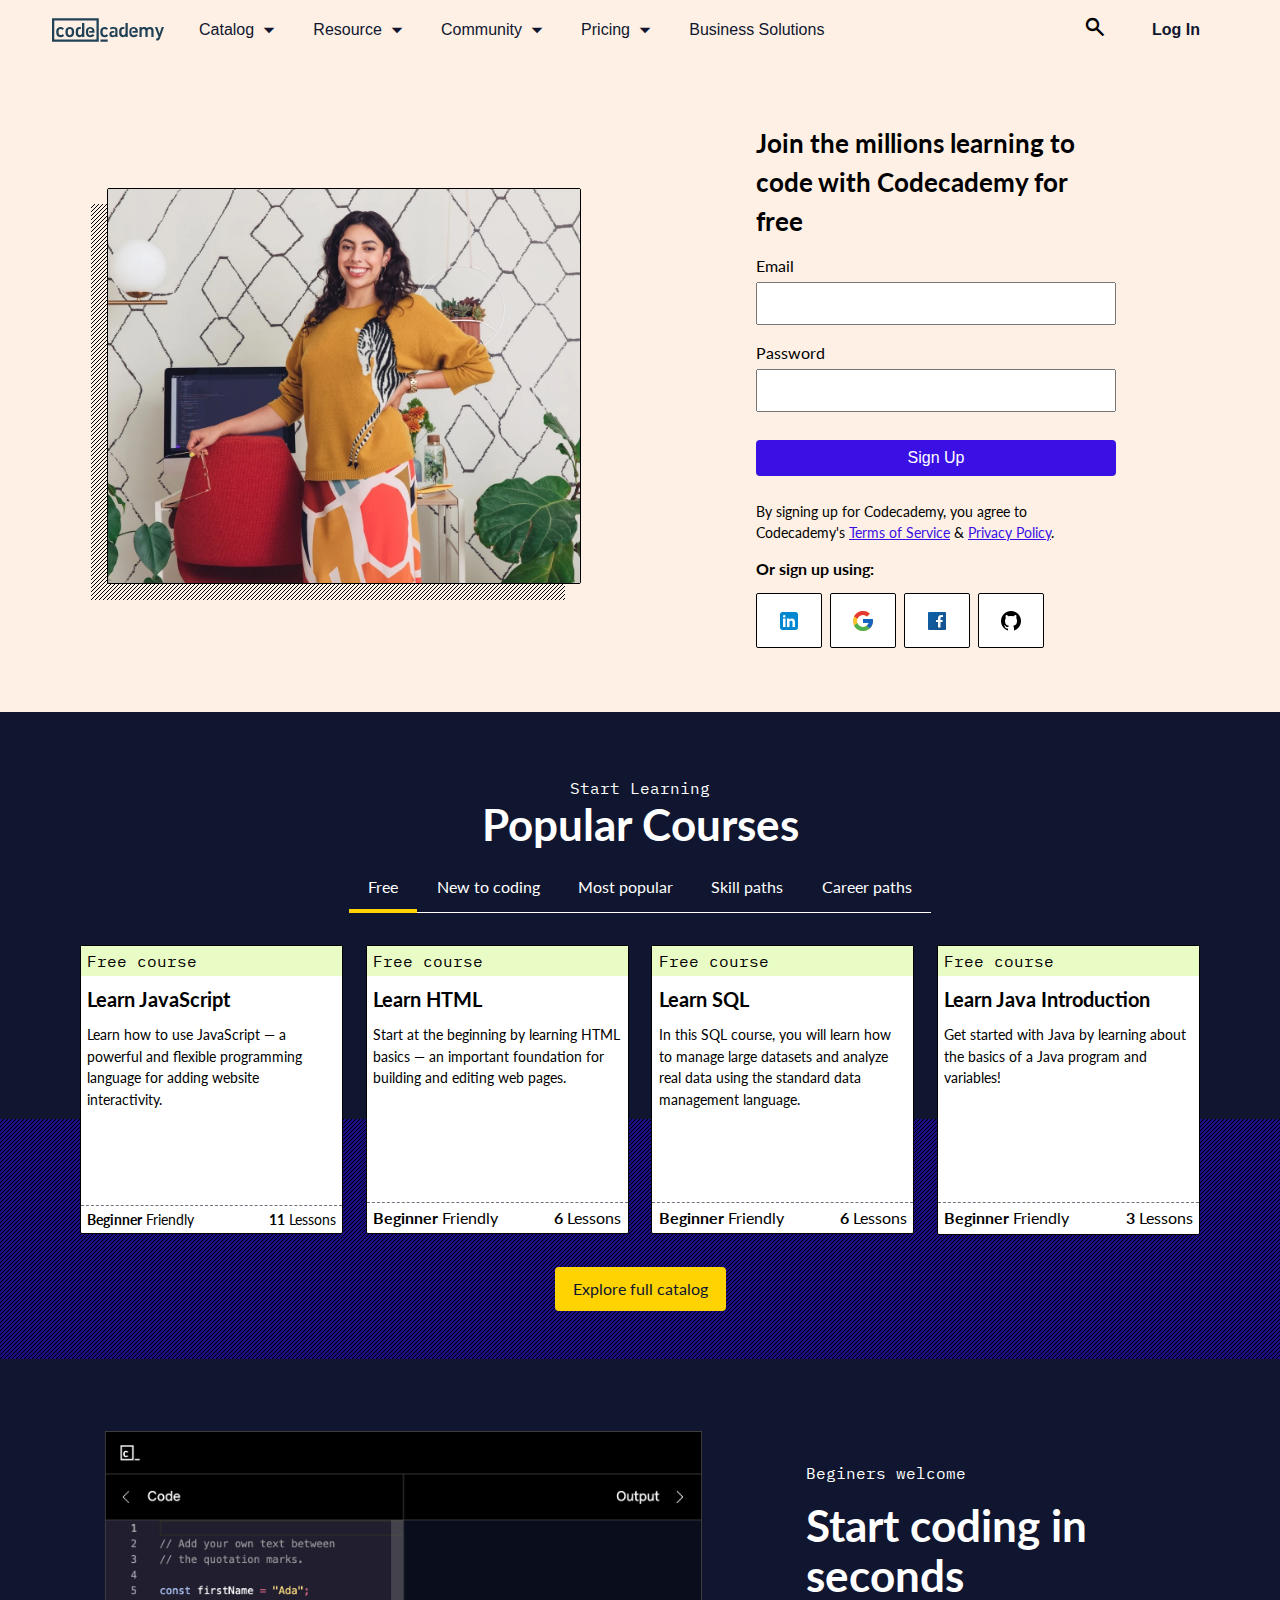
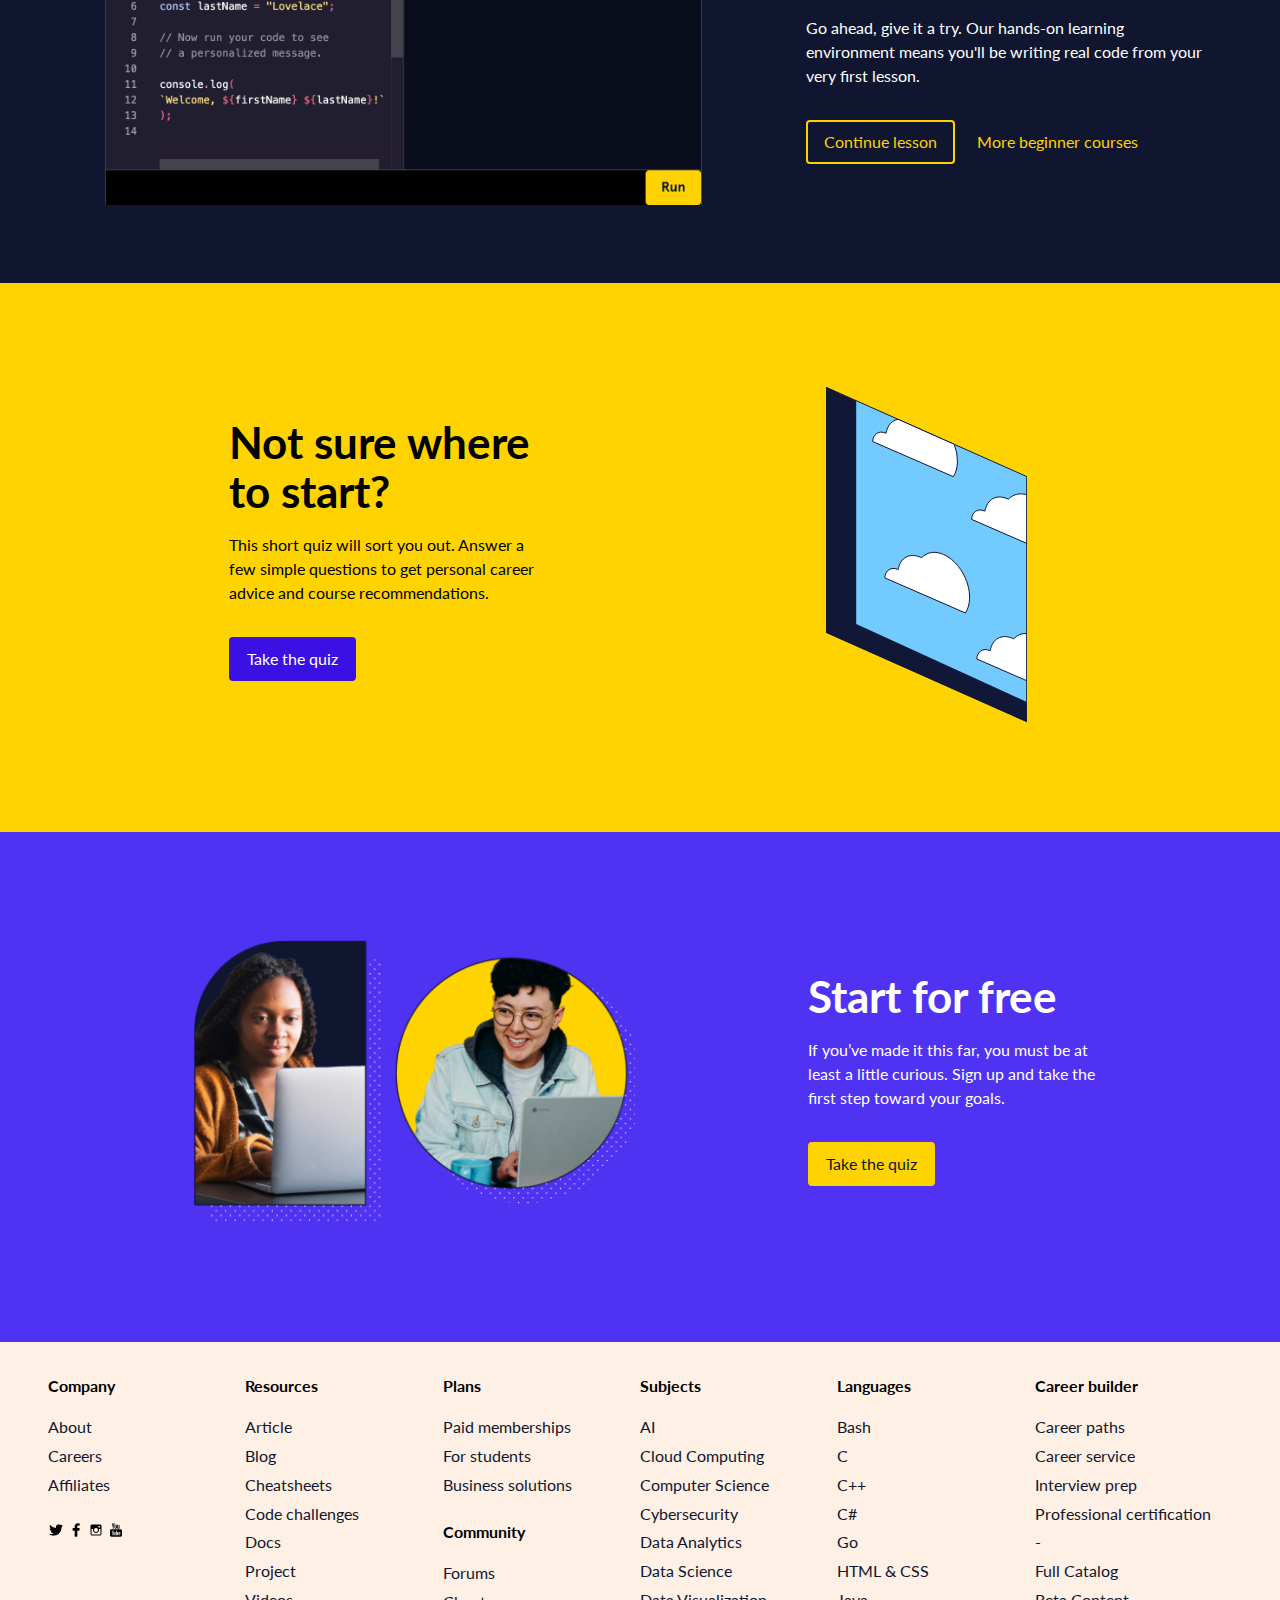
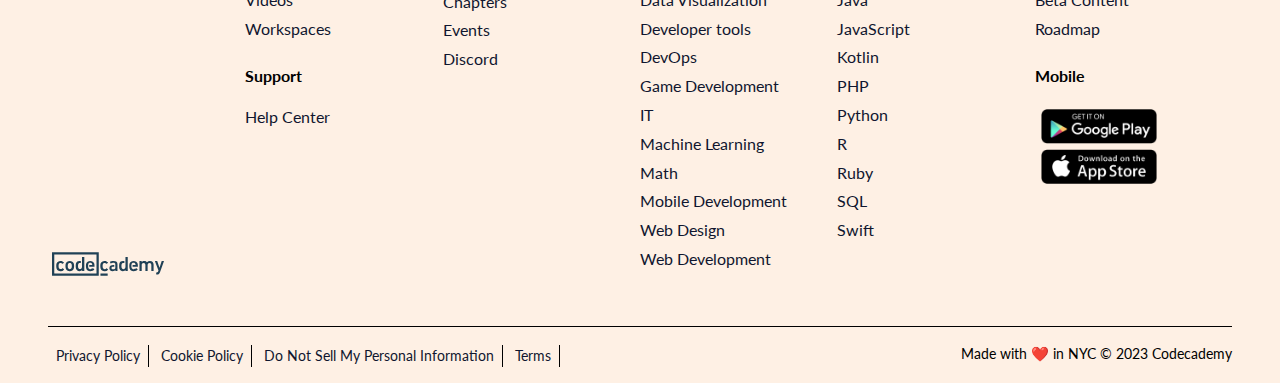
<file: week2/index.html>
<!DOCTYPE html>
<html lang="en">
  <head>
    <meta charset="UTF-8" />
    <meta http-equiv="X-UA-Compatible" content="IE=edge" />
    <meta name="viewport" content="width=device-width, initial-scale=1.0" />
    <title>Document</title>
    <link rel="stylesheet" href="style.css" />
    <link
      rel="stylesheet"
      href="https://fonts.googleapis.com/css2?family=Material+Symbols+Sharp:opsz,wght,FILL,GRAD@20..48,100..700,0..1,-50..200"
    />
    <link rel="preconnect" href="https://fonts.googleapis.com" />
    <link rel="preconnect" href="https://fonts.gstatic.com" crossorigin />
    <link
      href="https://fonts.googleapis.com/css2?family=IBM+Plex+Mono:wght@400;700&family=Lato:ital,wght@0,400;0,700;1,400&display=swap"
      rel="stylesheet"
    />
  </head>
  <body>
    <header>
      <nav>
        <div class="nav-links">
          <a href="https://www.codecademy.com/">
            <svg width="135" height="54">
              <image xlink:href="./img/codecademy.svg" />
            </svg>
          </a>
          <div class="dropdown">
            <button class="drop-btn">
              Catalog
              <span class="material-symbols-sharp arrow">
                arrow_drop_down
              </span>
            </button>
            <div class="dropdown-content-big">
              <div class="grid">
                <div class="one dark">
                  <h3>Popular course topics</h3>
                  <p>Explore free or paid courses in topics that interest you.</p>
                  <a href="#" class="yellow-btn-nav">Explore all courses</a>
                </div>
                <div class="two white">
                  <ul>
                    <li><a href="#">Python</a></li>
                    <li><a href="#">JavaScript</a></li>
                    <li><a href="#">HTML & CSS</a></li></li>
                    <li><a href="#">SQL</a></li>
                    <li><a href="#">Java</a></li>
                    <li><a href="#">C++</a></li>
                  </ul>
                </div>
                <div class="three white">
                  <ul>
                    <li><a href="#">C#</a></li>
                    <li><a href="#">Bash</a></li>
                    <li><a href="#">C</a></li>
                    <li><a href="#">PHP</a></li>
                    <li><a href="#">R</a></li>
                    <li><a href="#">Swift</a></li>
                  </ul>
                </div>
                <div class="four white">
                  <ul>
                    <li><a href="#">Web Development</a></li>
                    <li><a href="#">Data Science</a></li>
                    <li><a href="#">Computer Science</a></li>
                    <li><a href="#">Web Design</a></li>
                    <li><a href="#">Cybersecurity</a></li>
                    <li><a href="#">Machine Learning</a></li>
                  </ul>
                </div>
                <div class="one dark">
                  <h3>Top career paths</h3>
                  <p>Choose your career. We'll teach you the skills to get job-ready.</p>
                </div>
                <div class="two white">
                  <ul>
                    <li><a href="#">Full-Stack Engineer</a></li>
                    <li><a href="#">Front-End Engineer</a></li>
                  </ul>
                </div>
                <div class="three white">
                  <ul>
                    <li><a href="#">Back-End Engineer</a></li>
                    <li><a href="#">Computer Science</a></li>
                  </ul>
                </div>
                <div class="four white">
                  <ul>
                    <li><a href="#">iOS Developer</a></li>
                    <li><a href="#">Data Scientist</a></li>
                  </ul>
                </div>
                <div class="big">
                  <p>Not sure where to begin?</p>
                  <a href="#">Take our quiz</a>
                </div>
              </div>
            </div>
          </div>
          <div class="dropdown">
            <button class="drop-btn">
              Resource
              <span class="material-symbols-sharp arrow">
                arrow_drop_down
              </span>
            </button>
            <div class="dropdown-content-big">
              <div class="grid">
                <div class="one dark">
                  <h3>Docs</h3>
                  <p>Find definitions, code syntax, and more -- or contribute your own code documentation.</p>
                  <a href="#" id="yellow-link-nav">View all docs</a>
                </div>
                <div class="two white">
                  <ul>
                    <li><a href="#">C</a></li>
                    <li><a href="#">C++</a></li>
                    <li><a href="#">CSS</a></li></li>
                    <li><a href="#">Git</a></li>
                  </ul>
                </div>
                <div class="three white">
                  <ul>
                    <li><a href="#">HTML</a></li>
                    <li><a href="#">Java</a></li>
                    <li><a href="#">JavaScript</a></li>
                    <li><a href="#">PHP</a></li>
                  </ul>
                </div>
                <div class="four white">
                  <ul>
                    <li><a href="#">Python</a></li>
                    <li><a href="#">React</a></li>
                    <li><a href="#">SQL</a></li>
                    <li><a href="#">UI/UX</a></li>
                  </ul>
                </div>
                <div class="one dark">
                  <h3>Learning & practice tools</h3>
                </div>
                <div class="two white">
                  <ul>
                    <li>
                      <a href="#">
                        <p><strong>Article</strong> </p>
                        <p class="small-text">Learn about technical concepts.</p>
                      </a>
                    </li>
                    <li>
                      <a href="#">
                        <p class="lable-new"><strong>Projects</strong></p>
                        <p class="small-text">Practice and build your portfolio.</p>
                      </a>
                    </li>
                  </ul>
                </div>
                <div class="three white">
                  <ul>
                    <li>
                      <a href="#">
                        <p><strong>Cheatsheets</strong></p>
                        <p class="small-text">Review concepts from your courses.</p>
                      </a>
                    </li>
                    <li>
                      <a href="#">
                        <p><strong>Videos</strong></p>
                        <p class="small-text">Watch tutorials, projects and more.</p>
                      </a>
                    </li>
                  </ul>
                </div>
                <div class="four white">
                  <ul>
                    <li>
                      <a href="#">
                        <p><strong>Code challenges</strong></p>
                        <p class="small-text">Test you knowledge and prep for interview.</p>
                      </a>
                    </li>
                    <li>
                      <a href="#">
                        <p><strong>Workspaces</strong></p>
                        <p class="small-text">Build and share projects in our browser.</p>
                      </a>
                    </li>
                  </ul>
                </div>
                <div class="one dark">
                  <h3>Inspiration</h3>
                  <a href="#" id="yellow-link-nav" >View all topics</a>
                </div>
                <div class="two white">
                      <a href="#">
                        <p><strong>Career advice</strong></p>
                        <p class="small-text">Get answers to questions about coding careers.</p>
                      </a>
                </div>
                <div class="three white">
                  <a href="#">
                    <p><strong>Learning tips</strong></p>
                    <p class="small-text">Learn where to start and how to stay motivated.</p>
                  </a>
                </div>
                <div class="four white"></div>
              </div>
            </div>
          </div>
          <div class="dropdown">
            <button class="drop-btn">
              Community
              <span class="material-symbols-sharp arrow">
                arrow_drop_down
              </span>
            </button>
            <div class="dropdown-content">
              <a href="#">Forums</a>
              <a href="#">Discord</a>
              <a href="#">Chapter</a>
              <a href="#">Events</a>
              <a href="#">Learner Stories</a>
            </div>
          </div>
          <div class="dropdown">
            <button class="drop-btn">
              Pricing
              <span class="material-symbols-sharp arrow">
                arrow_drop_down
              </span>
            </button>
            <div class="dropdown-content">
              <a href="#">For Individuals</a>
              <a href="#">For Students</a>
              <a href="#">For Team</a>
            </div>
          </div>
          <a href="#" class="big-menu"><button>Business Solutions</button></a>
        </div>
        <div class="nav-items">
          <div class="search big-menu">
            <span class="material-symbols-sharp arrow"> search </span>
          </div>
          <div class="login">
            <a href="google.com"><button>Log In</button></a>
          </div>
          <div>
            <input type="checkbox" id="nav-toggle" class="nav-toggle">
            <label for="nav-toggle" class="nav-toggle-lable">
              <span></span>
            </label>
            <div class="small-menu">
            
            </div>
          </div>
        </div>
      </nav>
      <section class="hero-section">
        <div class="two-column-grid">
          <div class="hero-image">
            <img src="./img/hero_img.webp" alt="happy woman">
            <div class="svg-hero-container"></div>
          </div>
          <div class="hero-content">
            <h1>Join the millions learning to code with Codecademy for free</h1>
            <div class="signup-form">
               <label for="email">Email</label>
            <input type="email" id="email" name="email" autocomplete="email">
            <label for="password">Password</label>
            <input type="password" id="password" name="password" autocomplete="current-password">
            <button type="submit" class="submit-btn">Sign Up</button>
            </div>
            <p class="small-text ">By signing up for Codecademy, you agree to Codecademy's 
              <a href="#">Terms of Service</a> & <a href="#">Privacy Policy</a>.</p>
            <p><b>Or sign up using:</b></p>
            <div class="social-icons">
              <a href="#" class="social-icon-container"><img src="./img/linkedin-24.png" alt="linkedin"></a>
              <a href="#" class="social-icon-container"><img src="./img/google-24.png" alt="google"></a>
              <a href="#" class="social-icon-container"><img src="./img/facebook-24.png" alt="facebook"></a>
              <a href="#" class="social-icon-container"><img src="./img/github-24.png" alt="github"></a>
          </div>
        </div>
      </section>
    </header>
    <main>
      <section class="popular-courses">
        <div class="popular-courses-header">
          <p class="mono-text">Start Learning</p>
          <h2>Popular Courses</h2>
        </div>
        <div class="popular-courses-tab">
          <div class="popular-courses-background"></div>
          <input type="radio" class="radio-tabs" name="tab" id="tab1" checked />
          <label for="tab1" class="tabs-lable">
            <div class="lable-text">Free<span class="material-symbols-sharp arrow-mobile">
            expand_more</div>
            </span>
          </label>
          <div class="tabs-content">
            <div class="tabs-card">
              <p class="mono-text">Free course</p>
              <p class="big-text">Learn JavaScript</p>
              <p class="small-text">
                Learn how to use JavaScript — a powerful and flexible programming
                language for adding website interactivity.
              </p>
              <div class="tabs-card-footer small-text">
                <p><b>Beginner</b> Friendly</p>
                <p><b>11</b> Lessons</p>
              </div>
            </div>
            <div class="tabs-card">
              <p class="mono-text">Free course</p>
              <p class="big-text">Learn HTML</p>
              <p class="small-text">
                Start at the beginning by learning HTML basics — an important
                foundation for building and editing web pages.
              </p>
              <div class="tabs-card-footer">
                <p><b>Beginner</b> Friendly</p>
                <p><b>6</b> Lessons</p>
              </div>
            </div>
            <div class="tabs-card">
              <p class="mono-text">Free course</p>
              <p class="big-text">Learn SQL</p>
              <p class="small-text">
                In this SQL course, you will learn how to manage large datasets
                and analyze real data using the standard data management language.
              </p>
              <div class="tabs-card-footer">
                <p><b>Beginner</b> Friendly</p>
                <p><b>6</b> Lessons</p>
              </div>
            </div>
            <div class="tabs-card">
              <p class="mono-text">Free course</p>
              <p class="big-text">Learn Java Introduction</p>
              <p class="small-text">
                Get started with Java by learning about the basics of a Java
                program and variables!
              </p>
              <div class="tabs-card-footer">
                <p><b>Beginner</b> Friendly</p>
                <p><b>3</b> Lessons</p>
              </div>
            </div>
          </div>
          <input type="radio" class="radio-tabs" name="tab" id="tab2" />
          <label for="tab2" class="tabs-lable">
            <div class="lable-text">New to coding<span class="material-symbols-sharp arrow-mobile">
              expand_more</div>
              </span>
          </label>
          <div class="tabs-content">
            <div class="tabs-card">
              <p class="mono-text">Free course</p>
              <p class="big-text">Choosing a Programming Language</p>
              <p class="small-text">
                This course will introduce learners to factors to consider when
                picking a first language as well as describe some popular options.
              </p>
              <div class="tabs-card-footer small-text">
                <p><b>Beginner</b> Friendly</p>
                <p><b>11</b> Lessons</p>
              </div>
            </div>
            <div class="tabs-card">
              <p class="mono-text">Free course</p>
              <p class="big-text">Choosing a Career in Tech</p>
              <p class="small-text">
                Share you feeling confused about where to aim for with your career
                goals? Take this course to learn about different career options!
              </p>
              <div class="tabs-card-footer">
                <p><b>Beginner</b> Friendly</p>
                <p><b>6</b> Lessons</p>
              </div>
            </div>
            <div class="tabs-card">
              <p class="mono-text">Free course</p>
              <p class="big-text">Learn to Code with Blockly</p>
              <p class="small-text">
                Want to learn how to get started with programming in an
                interactive way? Try our drag and drop code lessons!
              </p>
              <div class="tabs-card-footer">
                <p><b>Beginner</b> Friendly</p>
                <p><b>6</b> Lessons</p>
              </div>
            </div>
            <div class="tabs-card">
              <p class="mono-text">Free course</p>
              <p class="big-text">Welcome to Codecademy</p>
              <p class="small-text">
                First time on our site? Start here to learn how to use our
                platform.
              </p>
              <div class="tabs-card-footer">
                <p><b>Beginner</b> Friendly</p>
                <p><b>3</b> Lessons</p>
              </div>
            </div>
          </div>
          <input type="radio" class="radio-tabs" name="tab" id="tab3" />
          <label for="tab3" class="tabs-lable">
            <div class="lable-text">Most popular<span class="material-symbols-sharp arrow-mobile">
              expand_more</div>
              </span>
          </label>
          <div class="tabs-content">
            <div class="tabs-card">
              <p class="mono-text">Free course</p>
              <p class="big-text">Learn Python 3</p>
              <p class="small-text">
                This course will introduce learners to factors to consider when
                picking a first language as well as describe some popular options.
              </p>
              <div class="tabs-card-footer small-text">
                <p><b>Beginner</b> Friendly</p>
                <p><b>11</b> Lessons</p>
              </div>
            </div>
            <div class="tabs-card">
              <p class="mono-text">Free course</p>
              <p class="big-text">Learn JavaScript</p>
              <p class="small-text">
                Share you feeling confused about where to aim for with your career
                goals? Take this course to learn about different career options!
              </p>
              <div class="tabs-card-footer">
                <p><b>Beginner</b> Friendly</p>
                <p><b>6</b> Lessons</p>
              </div>
            </div>
            <div class="tabs-card">
              <p class="mono-text">Free course</p>
              <p class="big-text">Learn HTML</p>
              <p class="small-text">
                Want to learn how to get started with programming in an
                interactive way? Try our drag and drop code lessons!
              </p>
              <div class="tabs-card-footer">
                <p><b>Beginner</b> Friendly</p>
                <p><b>6</b> Lessons</p>
              </div>
            </div>
            <div class="tabs-card">
              <p class="mono-text">Free course</p>
              <p class="big-text">Learn C++</p>
              <p class="small-text">
                First time on our site? Start here to learn how to use our
                platform.
              </p>
              <div class="tabs-card-footer">
                <p><b>Beginner</b> Friendly</p>
                <p><b>3</b> Lessons</p>
              </div>
            </div>
          </div>
          <input type="radio" class="radio-tabs" name="tab" id="tab4" />
          <label for="tab4" class="tabs-lable">
            <div class="lable-text">Skill paths<span class="material-symbols-sharp arrow-mobile">
              expand_more</div>
              </span>
          </label>
          <div class="tabs-content">
            <div class="tabs-card">
              <p class="mono-text">Free course</p>
              <p class="big-text">
                Build a Website with HTML, CSS and GitHub Pages
              </p>
              <p class="small-text">
                This course will introduce learners to factors to consider when
                picking a first language as well as describe some popular options.
              </p>
              <div class="tabs-card-footer small-text">
                <p><b>Beginner</b> Friendly</p>
                <p><b>11</b> Lessons</p>
              </div>
            </div>
            <div class="tabs-card">
              <p class="mono-text">Free course</p>
              <p class="big-text">Analyze Data with SQL</p>
              <p class="small-text">
                Share you feeling confused about where to aim for with your career
                goals? Take this course to learn about different career options!
              </p>
              <div class="tabs-card-footer">
                <p><b>Beginner</b> Friendly</p>
                <p><b>6</b> Lessons</p>
              </div>
            </div>
            <div class="tabs-card">
              <p class="mono-text">Free course</p>
              <p class="big-text">Data Science Foundations</p>
              <p class="small-text">
                Want to learn how to get started with programming in an
                interactive way? Try our drag and drop code lessons!
              </p>
              <div class="tabs-card-footer">
                <p><b>Beginner</b> Friendly</p>
                <p><b>6</b> Lessons</p>
              </div>
            </div>
            <div class="tabs-card">
              <p class="mono-text">Free course</p>
              <p class="big-text">Create a Front-End App with React</p>
              <p class="small-text">
                First time on our site? Start here to learn how to use our
                platform.
              </p>
              <div class="tabs-card-footer">
                <p><b>Beginner</b> Friendly</p>
                <p><b>3</b> Lessons</p>
              </div>
            </div>
          </div>
          <input type="radio" class="radio-tabs" name="tab" id="tab5" />
          <label for="tab5" class="tabs-lable">
            <div class="lable-text">Career paths<span class="material-symbols-sharp arrow-mobile">
              expand_more</div>
              </span>
          </label>
          <div class="tabs-content">
            <div class="tabs-card">
              <p class="mono-text">Free course</p>
              <p class="big-text">Front-End Engineer</p>
              <p class="small-text">
                This course will introduce learners to factors to consider when
                picking a first language as well as describe some popular options.
              </p>
              <div class="tabs-card-footer small-text">
                <p><b>Beginner</b> Friendly</p>
                <p><b>11</b> Lessons</p>
              </div>
            </div>
            <div class="tabs-card">
              <p class="mono-text">Free course</p>
              <p class="big-text">Full-Stack Engineer</p>
              <p class="small-text">
                Share you feeling confused about where to aim for with your career
                goals? Take this course to learn about different career options!
              </p>
              <div class="tabs-card-footer">
                <p><b>Beginner</b> Friendly</p>
                <p><b>6</b> Lessons</p>
              </div>
            </div>
            <div class="tabs-card">
              <p class="mono-text">Free course</p>
              <p class="big-text">Computer Science</p>
              <p class="small-text">
                Want to learn how to get started with programming in an
                interactive way? Try our drag and drop code lessons!
              </p>
              <div class="tabs-card-footer">
                <p><b>Beginner</b> Friendly</p>
                <p><b>6</b> Lessons</p>
              </div>
            </div>
            <div class="tabs-card">
              <p class="mono-text">Free course</p>
              <p class="big-text">Data Scientist: Machine Learning Specialist</p>
              <p class="small-text">
                First time on our site? Start here to learn how to use our
                platform.
              </p>
              <div class="tabs-card-footer">
                <p><b>Beginner</b> Friendly</p>
                <p><b>3</b> Lessons</p>
              </div>
            </div>
          </div>
        </div>
        <a href="#" class="yellow-btn-nav">Explore full catalog</a>
      </section>
      <section class="start-coding">
        <div class="flex-odd-container">
          <div class="stat-coding-image">
            <img src="./img/code-example.png" alt="some code">
          </div>
          <div class="start-coding-text">
            <p class="mono-text">Beginers welcome</p>
            <h2>Start coding in seconds</h2>
            <p>Go ahead, give it a try. Our hands-on learning environment means you'll be writing real code from your very first lesson.</p>
            <div start-coding-btn>
              <a href="#" class="border-btn">Continue lesson</a>
              <a href="#" class="hidden-btn">More beginner courses</a>
            </div>
          </div>
        </div>
      </section>
      <section class="not-sure">
        <div class="flex-even-container">
          <div class="flex-text-area">
            <h2>Not sure where to start?</h2>
            <p>This short quiz will sort you out. Answer a few simple questions to get personal career advice and course recommendations.</p>
            <a href="" class="blue-btn">Take the quiz</a>
          </div>
          <div class="flex-image-container">
            <img src="./img/window.svg" alt="window">
          </div>
        </div>
      </section>
      <section class="start-for-free">
        <dvi class="flex-even-container">
          <div class="flex-image-container">
            <picture>
              <source media="(max-width: 480px)" srcset="./img/1woman.webp">
              <img src="./img/2woman.webp" alt="two woman looking into a laptop">
            </picture>
            
          </div>
          <div class="flex-text-area">
            <h2>Start for free</h2>
            <p>If you’ve made it this far, you must be at least a little curious. Sign up and take the first step toward your goals.</p>
            <a href="" class="yellow-btn-nav">Take the quiz</a>
          </div>
        </dvi>
      </section>
    </main>
    <footer>
      <div class="footer-grid">
        <div class="f-grid-one">
          <h4>Company</h4>
          <ul>
            <li><a href="#">About</a></li>
            <li><a href="#">Careers</a></li>
            <li><a href="#">Affiliates</a></li>
          </ul>
          <div class="footer-social-icons">
            <a href="#"><img src="./img/twitter-30.png" alt="twitter icon"></a>
            <a href="#"><img src="./img/icons8-facebook-f-16.png" alt="facebook icon"></a>
            <a href="#"><img src="./img/icons8-instagram-old-32.png" alt="instagram icon"></a>
            <a href="#"><img src="./img/icons8-youtube-logo-24.png" alt="youtube logo"></a>
          </div>
          <img src="./img/codecademy.svg" alt="codecademy logo" class="codecademy-footer-logo">
        </div>
        <div>
          <h4>Resources</h4>
          <ul>
            <li><a href="#">Article</a></li>
            <li><a href="#">Blog</a></li>
            <li><a href="#">Cheatsheets</a></li>
            <li><a href="#">Code challenges</a></li>
            <li><a href="#">Docs</a></li>
            <li><a href="#">Project</a></li>
            <li><a href="#">Videos</a></li>
            <li><a href="#">Workspaces</a></li>
          </ul>
          <h4>Support</h4>
          <ul>
            <li><a href="#">Help Center</a></li>
          </ul>
        </div>
        <div>
          <h4>Plans</h4>
          <ul>
            <li><a href="#">Paid memberships</a></li>
            <li><a href="#">For students</a></li>
            <li><a href="#">Business solutions</a></li>
          </ul>
          <h4>Community</h4>
          <ul>
            <li><a href="#">Forums</a></li>
            <li><a href="#">Chapters</a></li>
            <li><a href="#">Events</a></li>
            <li><a href="#">Discord</a></li>
          </ul>
        </div>
        <div>
          <h4>Subjects</h4>
          <ul>
            <li><a href="#">AI</a></li>
            <li><a href="#">Cloud Computing</a></li>
            <li><a href="#">Computer Science</a></li>
            <li><a href="#">Cybersecurity</a></li>
            <li><a href="#">Data Analytics</a></li>
            <li><a href="#">Data Science</a></li>
            <li><a href="#">Data Visualization</a></li>
            <li><a href="#">Developer tools</a></li>
            <li><a href="#">DevOps</a></li>
            <li><a href="#">Game Development</a></li>
            <li><a href="#">IT</a></li>
            <li><a href="#">Machine Learning</a></li>
            <li><a href="#">Math</a></li>
            <li><a href="#">Mobile Development</a></li>
            <Li><a href="#">Web Design</a></Li>
            <li><a href="#">Web Development</a></li>
          </ul>
        </div>
        <div>
          <h4>Languages</h4>
          <ul>
            <li><a href="#">Bash</a></li>
            <li><a href="#">C</a></li>
            <li><a href="#">C++</a></li>
            <li><a href="#">C#</a></li>
            <li><a href="#">Go</a></li>
            <li><a href="#">HTML & CSS</a></li>
            <li><a href="#">Java</a></li>
            <li><a href="#">JavaScript</a></li>
            <li><a href="#">Kotlin</a></li>
            <li><a href="#">PHP</a></li>
            <li><a href="#">Python</a></li>
            <li><a href="#">R</a></li>
            <li><a href="#">Ruby</a></li>
            <li><a href="#">SQL</a></li>
            <li><a href="#">Swift</a></li>
          </ul>
        </div>
        <div>
          <h4>Career builder</h4>
          <ul>
            <li><a href="#">Career paths</a></li>
            <li><a href="#">Career service</a></li>
            <li><a href="#">Interview prep</a></li>
            <li><a href="#">Professional certification</a></li>
            <li><a href="#">-</a></li>
            <li><a href="#">Full Catalog</a></li>
            <li><a href="#">Beta Content</a></li>
            <li><a href="#">Roadmap</a></li>
          </ul>
          <h4>Mobile</h4>
          <a href="#"><img src="./img/app-store-png-logo-33123.png" alt="download app" class="download-app"></a>
        </div>
      </div>
      <div class="final-line">
        <div class="final-policy">
          <a href="#" class="small-text">Privacy Policy</a>
          <a href="#" class="small-text">Cookie Policy</a>
          <a href="#" class="small-text">Do Not Sell My Personal Information</a>
          <a href="#" class="small-text">Terms</a>
        </div>
        <div>
          <p class="small-text">Made with ❤️ in NYC &copy; 2023 Codecademy</p>
        </div>
      </div>
    </footer>
  </body>
</html>
</file>
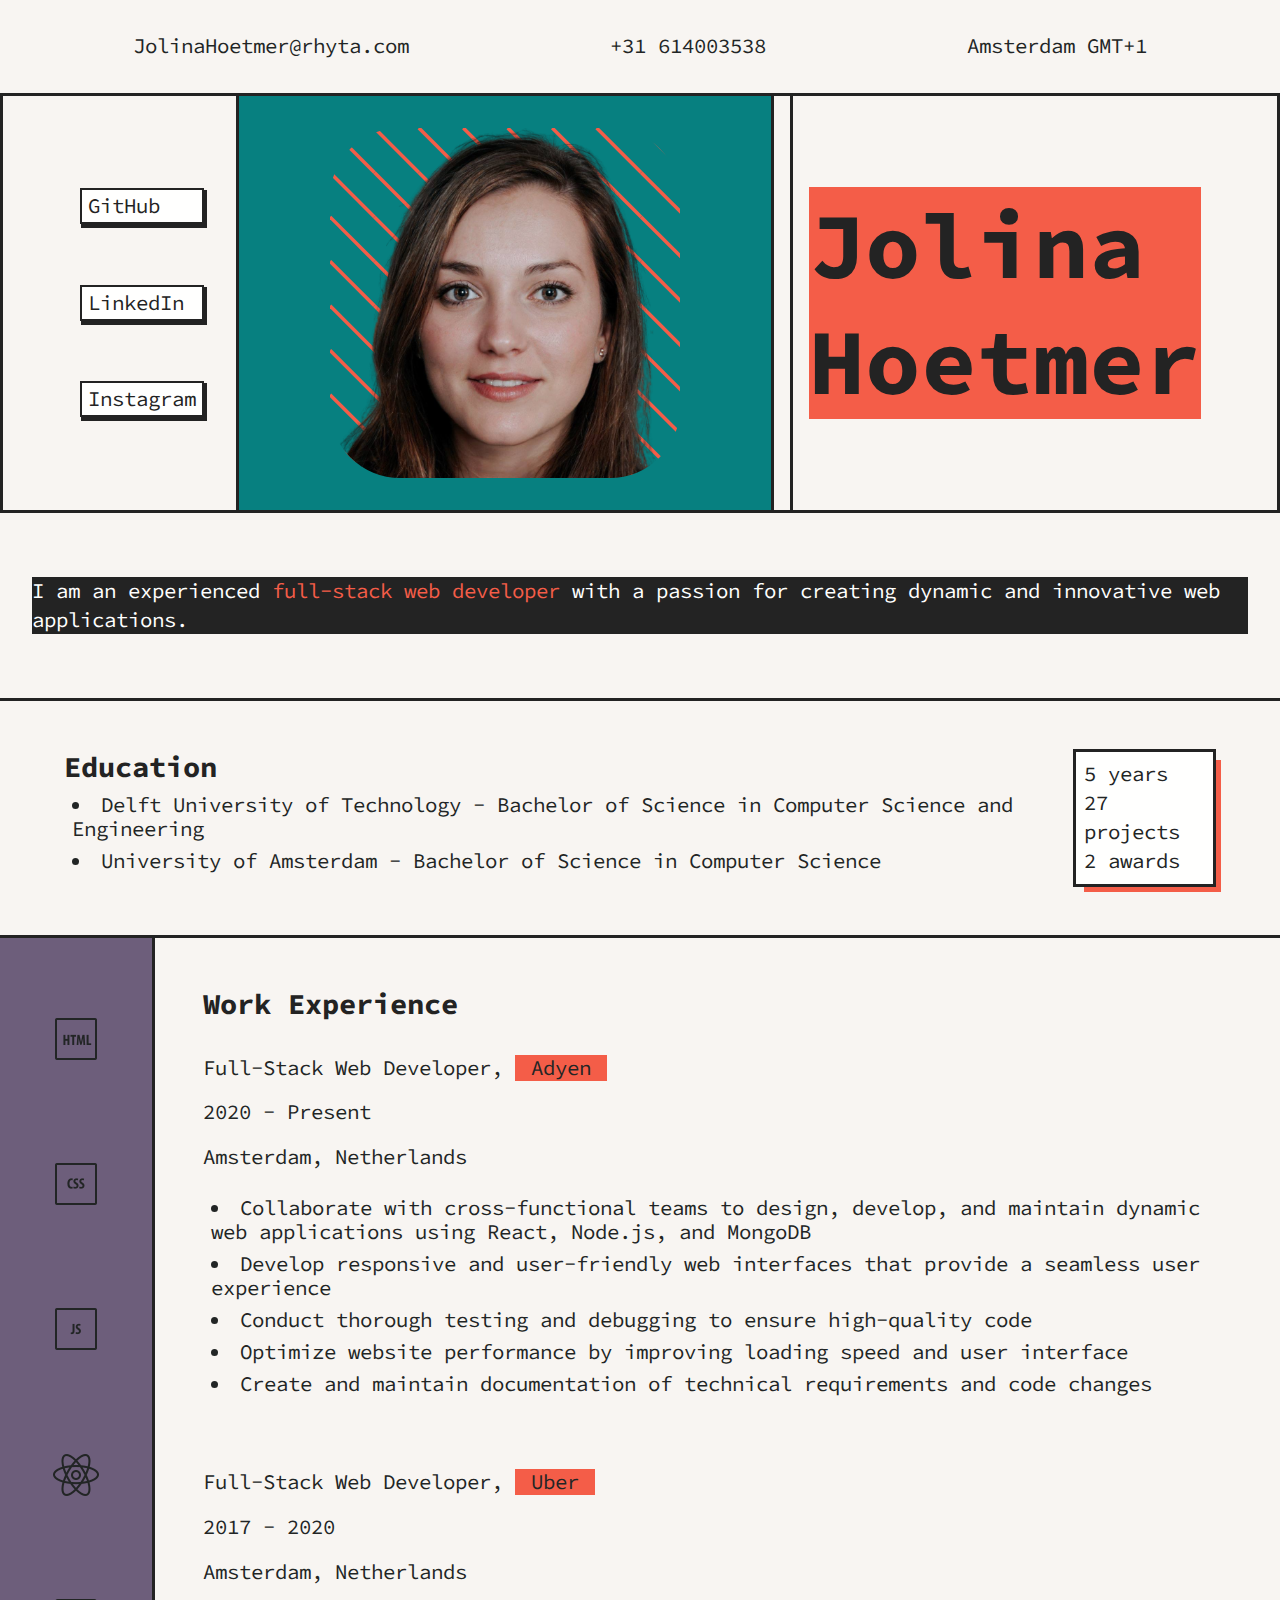
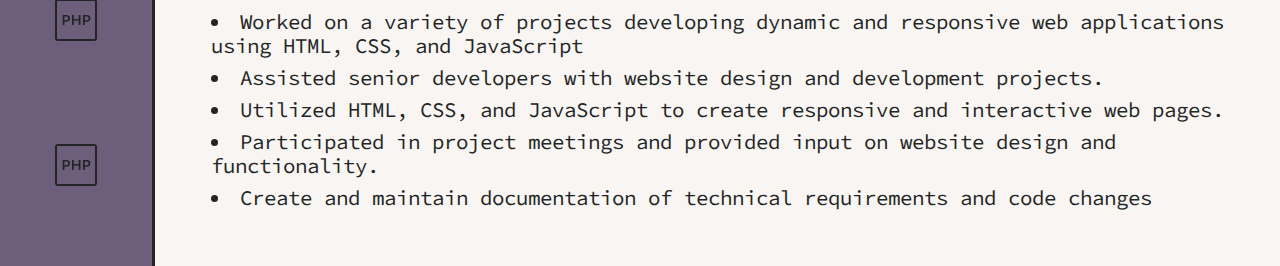
<file: week1/resume/index.html>
<!DOCTYPE html>
<html lang="en">
  <head>
    <meta charset="UTF-8" />
    <meta http-equiv="X-UA-Compatible" content="IE=edge" />
    <meta name="viewport" content="width=device-width, initial-scale=1.0" />
    <title>Jolina Hoetmer</title>
    <link rel="stylesheet" href="style.css" />
    <link rel="preconnect" href="https://fonts.googleapis.com" />
    <link rel="preconnect" href="https://fonts.gstatic.com" crossorigin />
    <link
      href="https://fonts.googleapis.com/css2?family=Source+Code+Pro:wght@300;400;600;700&display=swap"
      rel="stylesheet"
    />
  </head>
  <body>
    <header>
      <p>JolinaHoetmer@rhyta.com</p>
      <p>+31 614003538</p>
      <p>Amsterdam GMT+1</p>
    </header>
    <section class="profile">
      <div class="social-link">
        <a href="https://github.com/" class="brutal-btn">GitHub</a>
        <a href="https://www.linkedin.com/" class="neobrutal-btn">LinkedIn</a>
        <a href="https://www.instagram.com/">Instagram</a>
      </div>
      <div class="photo">
        <img src="avatar.png" alt="profile-picture" srcset="" />
      </div>
      <div class="full-name">
        <h1>Jolina</h1>
        <h1>Hoetmer</h1>
      </div>
    </section>
    <section class="about">
      <div class="about-container">
        <p>
          I am an experienced
          <span class="reverse">full-stack web developer</span> with a passion
          for creating dynamic and innovative web applications.
        </p>
      </div>
    </section>
    <section class="education">
      <div class="education-container">
        <h2>Education</h2>
        <ul>
          <li>
            Delft University of Technology - Bachelor of Science in Computer
            Science and Engineering
          </li>
          <li>
            University of Amsterdam - Bachelor of Science in Computer Science
          </li>
        </ul>
      </div>
      <div class="stats">
        <p>5 years</p>
        <p>27 projects</p>
        <p>2 awards</p>
      </div>
    </section>
    <section class="experience">
      <section class="skills">
        <div class="skill-logo"><img src="logos/html.png" alt="html" /></div>
        <div class="skill-logo"><img src="logos/css.png" alt="css" /></div>
        <div class="skill-logo"><img src="logos/js.png" alt="js" /></div>
        <div class="skill-logo"><img src="logos/react.png" alt="react" /></div>
        <div class="skill-logo"><img src="logos/php.png" alt="php" /></div>
        <div class="skill-logo"><img src="logos/php.png" alt="php" /></div>
      </section>
      <div class="work-section">
        <h2>Work Experience</h2>
        <div class="work-column">
          <div class="work-container">
            <p>
              Full-Stack Web Developer, <span class="orange-text">Adyen</span>
            </p>
            <p>2020 - Present</p>
            <p>Amsterdam, Netherlands</p>
            <ul>
              <li>
                Collaborate with cross-functional teams to design, develop, and
                maintain dynamic web applications using React, Node.js, and
                MongoDB
              </li>
              <li>
                Develop responsive and user-friendly web interfaces that provide
                a seamless user experience
              </li>
              <li>
                Conduct thorough testing and debugging to ensure high-quality
                code
              </li>
              <li>
                Optimize website performance by improving loading speed and user
                interface
              </li>
              <li>
                Create and maintain documentation of technical requirements and
                code changes
              </li>
            </ul>
          </div>
          <div class="work-container">
            <p>
              Full-Stack Web Developer, <span class="orange-text">Uber</span>
            </p>
            <p>2017 - 2020</p>
            <p>Amsterdam, Netherlands</p>
            <ul>
              <li>
                Worked on a variety of projects developing dynamic and
                responsive web applications using HTML, CSS, and JavaScript
              </li>
              <li>
                Assisted senior developers with website design and development
                projects.
              </li>
              <li>
                Utilized HTML, CSS, and JavaScript to create responsive and
                interactive web pages.
              </li>
              <li>
                Participated in project meetings and provided input on website
                design and functionality.
              </li>
              <li>
                Create and maintain documentation of technical requirements and
                code changes
              </li>
            </ul>
          </div>
        </div>
      </div>
    </section>
  </body>
</html>
</file>
<file: week2/style.css>
:root {
  --color-navy-800: #10162f;
  --color-navy-light: #1e243b;
  --color-primary: #3a10e5;
  --color-yellow: #ffd300;
  --color-dark-yellow: #cca900;
  --color-hyper-500: #5032f2;
  --color-beige: #fef0e4;
  --color-white: #ffffff;
  --color-light-gree: #eafcc5;
  --color-hover-shadow: rgba(0, 0, 0, 0.05);
  --box-shadow: rgba(0, 0, 0, 0.2) 0px 0px 0px 1px;
  --color-border-gray: #707382;
}

* {
  margin: 0;
  padding: 0;
  box-sizing: border-box;
}

body {
  font-family: 'Lato', sans-serif;
  font-weight: 400;
  line-height: 1.5;
}

h1 {
  font-size: 1.625rem;
}

h2 {
  font-size: 2.75rem;
  font-weight: bold;
  line-height: 3.1rem;
}

h4 {
  font-size: 1rem;
  line-height: 1.5rem;
}

ul {
  margin: 0;
  padding: 0;
}

li {
  list-style: none;
}

.small-text {
  font-size: 0.9rem;
}

.mono-text {
  font-family: 'IBM Plex Mono', monospace;
}

.big-text {
  font-size: 1.25rem;
  font-weight: bold;
}

.yellow-btn-nav {
  padding: 0.5rem 1rem;
  background-color: var(--color-yellow);
  border: 2px solid var(--color-yellow);
  border-radius: 4px;
  position: relative;
  text-decoration: none;
  color: var(--color-navy-800);
  margin: 1rem 0;
  display: inline-block;
  z-index: 2;
}

.border-btn {
  padding: 0.5rem 1rem;
  border: 2px solid var(--color-yellow);
  border-radius: 4px;
  background-color: transparent;
  text-decoration: none;
  color: var(--color-yellow);
  margin: 1rem 0;
  display: inline-block;
}

.border-btn:hover {
  background-color: var(--color-navy-light);
}

.hidden-btn {
  padding: 0.5rem 1rem;
  border: 2px solid transparent;
  border-radius: 4px;
  background-color: transparent;
  text-decoration: none;
  color: var(--color-yellow);
  margin: 1rem 0;
  display: inline-block;
}

.hidden-btn:hover {
  background-color: var(--color-navy-light);
  border-color: var(--color-navy-light);
}

.blue-btn {
  padding: 0.5rem 1rem;
  border: 2px solid transparent;
  border-radius: 4px;
  background-color: var(--color-primary);
  text-decoration: none;
  color: var(--color-white);
  display: inline-block;
  margin: 1rem 0;
}

.blue-btn:hover {
  background-color: var(--color-hyper-500);
}

.yellow-btn-nav:hover {
  background-color: var(--color-dark-yellow);
  border-color: var(--color-dark-yellow);
}

.lable-new::after {
  content: 'New';
  background-color: var(--color-yellow);
  border-radius: 8px;
  font-size: 0.7rem;
  font-family: 'IBM Plex Mono', monospace;
  margin-left: 0.4rem;
  padding: 0rem 0.3rem;
}

.material-symbols-sharp {
  font-variation-settings: 'FILL' 0, 'wght' 500, 'GRAD' 0, 'opsz' 24;
}

.material-symbols-sharp:hover {
  color: blue;
  cursor: pointer;
}

header {
  background-color: var(--color-beige);

  overflow: hidden;
}

nav {
  max-width: 74rem;
  display: flex;
  justify-content: space-between;
  align-items: center;
  margin: 0 auto;
}

nav a {
  text-decoration: none;
  font-size: 1rem;
  color: var(--color-navy-800);
}

nav a:hover {
  color: var(--color-primary);
}

nav button {
  display: flex;
  justify-content: center;
  gap: 0.2rem;
  font-size: 1rem;
  line-height: 1.5rem;
  border: none;
  outline: none;
  color: var(--color-navy-800);
  background-color: transparent;
  padding: 16px 16px;
  margin: 0;
  cursor: pointer;
}

nav button:hover {
  color: var(--color-primary);
}

svg:hover {
  color: var(--color-primary);
}

.arrow {
  transition: transform 0.3s ease-in;
}
.drop-btn:hover .arrow {
  transform: rotate(-180deg);
}

.nav-links {
  display: flex;
  align-items: center;
}

.dropdown {
  overflow: hidden;
}

.dropdown .dropdown-content {
  display: none;
  flex-direction: column;
  position: absolute;
  z-index: 2;
  padding: 1rem 0;
  background-color: var(--color-white);
  box-shadow: var(--box-shadow);
}

.dropdown:hover .dropdown-content {
  display: flex;
  z-index: 2;
}

.dropdown-content a {
  padding: 0 1rem;
  margin: 1rem 0.5rem;
}

.dropdown-content a:hover {
  color: var(--color-primary);
}

.dropdown .dropdown-content-big {
  display: none;
  position: absolute;
  z-index: 2;
  left: 1rem;
}

.dropdown:hover .dropdown-content-big {
  z-index: 2;
  display: block;
}

.nav-items {
  display: flex;
  align-items: center;
  gap: 1rem;
  position: relative;
}

.nav-items button {
  padding: 0.4rem 1rem;
  border: 2px transparent;
  border-radius: 4px;
  line-height: 1.5rem;
}

.nav-items button:hover {
  background-color: var(--color-hover-shadow);
}

.login button {
  font-weight: 700;
}

.search {
  padding: 0.25rem 0.8rem;
  border: 2px transparent;
  border-radius: 4px;
}

.search:hover {
  background-color: var(--color-hover-shadow);
}

.grid {
  border: 1px solid gray;
  width: 62rem;
  display: grid;
  grid-template-columns: repeat(12, 1fr);
  grid-template-rows: repeat(3, min-content);
}

.grid > * {
  padding: 2rem 1rem 2rem 2rem;
  display: block;
}

.grid li {
  margin-bottom: 1rem;
}

#yellow-btn-nav a {
  color: rgb(39, 210, 176);
}
#yellow-btn-nav {
  color: #10162f;
}

#yellow-link-nav {
  color: var(--color-yellow);
}

.one {
  grid-column: 1 / 4;
}

.two {
  grid-column: 4 / 7;
}

.three {
  grid-column: 7 / 10;
}

.four {
  grid-column: 10 / 13;
}

.big {
  grid-column: 1 / 13;
  display: flex;
  gap: 1rem;
  background-color: var(--color-white);
}

.dark {
  display: flex;
  flex-direction: column;
  align-items: flex-start;
  justify-content: space-around;
  background-color: var(--color-navy-800);
  color: var(--color-white);
  border-bottom: 1px solid lightgrey;
  padding: 0 1rem;
}

.white {
  border-bottom: 1px solid darkgray;
  background-color: var(--color-white);
}

/* HERO SECTION */

.hero-section {
  max-width: 74rem;
  margin: 4rem auto;
}

.two-column-grid {
  display: grid;
  grid-template-columns: 1fr 1fr;
  justify-items: center;
  align-items: center;
}

.hero-image {
  display: flex;
  align-items: center;
  margin: 10%;
  position: relative;
  z-index: 1;
}

.hero-image img {
  width: 100%;
  border: 1px solid black;
  border-radius: 2px;
}

.svg-hero-container {
  background-image: url(./img/1.svg);
  position: absolute;
  width: 100%;
  height: 100%;
  top: 1rem;
  right: 1rem;
  z-index: -1;
}

.hero-content {
  display: flex;
  flex-direction: column;
  max-width: 40ch;
  gap: 0.8rem;
}

.signup-form {
  display: flex;
  align-items: stretch;
  flex-direction: column;
  gap: 1rem;
}

label {
  margin-bottom: -0.75rem;
}

input[type='email'],
input[type='password'] {
  padding: 0.75rem 0.3rem;
}

.submit-btn {
  background-color: var(--color-primary);
  color: var(--color-white);
  border: 2px solid var(--color-primary);
  border-radius: 4px;
  padding: 0.25rem 1rem;
  margin: 0.75rem 0;
  font-size: 1rem;
  line-height: 24px;
}

.submit-btn:hover {
  background-color: var(--color-hyper-500);
}

.hero-section a {
  color: var(--color-primary);
}

.social-icons {
  display: flex;
  gap: 0.5rem;
}

.social-icon-container {
  background-color: var(--color-white);
  padding: 0.9rem 1.25rem;
  border: 1px solid black;
  border-radius: 2px;
  display: flex;
}

.social-icon-container:hover {
  background-color: rgb(235, 235, 235);
}

.social-icon-container img {
  margin: auto;
}

/* POPULAR SECTION */

.lable-text .arrow-mobile {
  display: none;
}

.popular-courses {
  display: flex;
  flex-direction: column;
  align-items: center;
  background-color: var(--color-navy-800);
  padding-top: 4rem;
  padding-bottom: 2rem;
}

.popular-courses-header {
  text-align: center;
  color: var(--color-white);
  width: auto;
}

.tabs-content {
  order: 1;
  max-width: 70rem;
  margin: 1rem auto;
  grid-template-columns: repeat(4, 1fr);
  gap: 1.4rem;
  display: none;
  position: relative;
}

.tabs-card {
  display: flex;
  flex-direction: column;
  border: 1px solid black;
  border-radius: 2px;
  aspect-ratio: 1/1.1;
  gap: 0.25rem;
  background-color: var(--color-white);
}

.tabs-card:hover {
  transform: translateX(4px);
  box-shadow: -6px 6px 0px 1px rgba(0, 0, 0, 0.75);
}

.tabs-card .mono-text {
  background-color: var(--color-light-gree);
}

.tabs-card-footer {
  margin-top: auto;
  display: flex;
  justify-content: space-between;
  border-top: 1px dashed var(--color-border-gray);
}

.tabs-card p {
  padding: 0.2rem 0.4rem;
}

.popular-courses-tab {
  display: flex;
  flex-wrap: wrap;
  max-width: 74rem;
  justify-content: center;
}

.tabs-lable {
  padding: 0.6rem 1.2em;
  margin: 1rem 0;
  cursor: pointer;
  border-bottom: 1px solid var(--color-white);
  position: relative;
  color: var(--color-white);
}

.radio-tabs {
  display: none;
}

.radio-tabs:checked + .tabs-lable {
  border-bottom: 4px solid var(--color-yellow);
}

.radio-tabs:checked + .tabs-lable + .tabs-content {
  display: grid;
  z-index: 2;
}

/* START CODING */

.start-coding::before {
  content: '';
  background-color: #1b0e81;
  background-image: url(./img/1.svg);
  width: 100%;
  height: 15rem;
  top: -15rem;
  z-index: 1;
  position: absolute;
}

.start-coding {
  background-color: var(--color-navy-800);
  position: relative;
}

.flex-odd-container {
  display: flex;
  max-width: 74rem;
  margin: 0 auto;
  gap: 3rem;
}

.stat-coding-image {
  flex-basis: 60%;
  flex-grow: 0;
  padding: 4rem 2rem;
}

.stat-coding-image img {
  width: 100%;
  height: auto;
  align-items: center;
  padding: 0.5rem 1.5rem;
}

.start-coding-text {
  flex-basis: 1;
  display: flex;
  flex-direction: column;
  justify-content: center;
  max-width: 25rem;
  color: white;
  gap: 1rem;
}

.start-coding-btn {
  display: flex;
  gap: 0.5rem;
}

/* NOT SURE SECTION */

.not-sure {
  background-color: var(--color-yellow);
}

.flex-even-container {
  display: flex;
  justify-content: space-around;
  max-width: 74rem;
  padding: 6rem 3rem;
  margin: 0 auto;
}

.flex-text-area {
  display: flex;
  flex-direction: column;
  justify-content: center;
  align-items: start;
  max-width: 34ch;
  gap: 1rem;
}

.flex-image-container img {
  width: 100%;
  height: auto;
  align-items: center;
  margin: auto;
  padding: 0.5rem 1.5rem;
}

/* START FOR FREE SECTION */

.start-for-free {
  background-color: var(--color-hyper-500);
}

.start-for-free .flex-text-area {
  color: var(--color-white);
}

.start-for-free .flex-image-container img {
  max-width: 500px;
  padding-right: 2rem;
}

/* FOOTER */
footer {
  background-color: var(--color-beige);
}

.footer-grid {
  position: relative;
  max-width: 74rem;
  margin: 0 auto;
  padding: 2rem 0;
  display: grid;
  grid-template-columns: repeat(6, 1fr);
}

footer a {
  text-decoration: none;
  color: var(--color-navy-800);
}

footer a:hover {
  color: var(--color-primary);
}

.footer-grid ul {
  margin-top: 0.9rem;
  margin-bottom: 1.3rem;
}

.footer-grid li {
  padding: 0.15rem 0;
}

.f-grid-one {
  position: relative;
}

.codecademy-footer-logo {
  position: absolute;
  bottom: 0;
}

.footer-social-icons img {
  max-width: 1rem;
}

.footer-social-icons img:hover {
  color: #1b0e81;
}

.download-app {
  max-width: 8rem;
  padding: 1rem 0;
}

.final-line {
  max-width: 74rem;
  margin: 0 auto;
  padding: 1rem 0;
  display: flex;
  justify-content: space-between;
  flex-wrap: wrap;
  border-top: 1px solid black;
}

.final-policy a {
  display: inline-block;
  padding: 0 0.5rem;
  border-right: 1px solid black;
}

.small-menu {
  display: none;
}

.nav-toggle:checked ~ .small-menu {
  display: flex;
  position: absolute;
  top: 0;
  right: 0;
}

.nav-toggle {
  display: none;
}
.nav-toggle-lable {
  height: 100%;
  display: flex;
  justify-content: center;
  align-items: center;
  cursor: pointer;
}

.nav-toggle-lable span,
.nav-toggle-lable span::before,
.nav-toggle-lable span::after {
  display: block;
  background: black;
  height: 0.1rem;
  width: 1rem;
  border-radius: 2px;
  position: relative;
}

.nav-toggle-lable span::before,
.nav-toggle-lable span::after {
  content: '';
  position: absolute;
}

.nav-toggle-lable span::before {
  bottom: 0.3rem;
}

.nav-toggle-lable span::after {
  top: 0.3rem;
}

@media (min-width: 1201px) {
  .nav-toggle-lable {
    display: none;
  }
}
@media (max-width: 1200px) {
  .tabs-content {
    grid-template-columns: repeat(2, 1fr);
    padding: 0 2rem;
  }

  .dropdown,
  .big-menu {
    display: none;
  }

  nav {
    padding: 0 3rem;
  }

  .tabs-card {
    aspect-ratio: 1/0.5;
  }

  .flex-odd-container {
    gap: 1rem;
  }

  .footer-grid {
    grid-template-columns: repeat(3, 1fr);
    row-gap: 1rem;
    padding: 1rem 2rem;
  }
}

@media (max-width: 480px) {
  .two-column-grid {
    grid-template-columns: 1fr;
    padding: 0 1rem;
  }

  .not-sure .flex-even-container {
    flex-direction: column-reverse;
  }

  .flex-odd-container {
    flex-direction: column;
    padding: 3rem 1rem;
  }

  .flex-even-container {
    flex-direction: column;
    padding: 1rem 1rem;
  }

  .flex-image-container {
    max-width: 80%;
    margin: 0 auto;
  }

  .footer-grid {
    grid-template-columns: repeat(2, 1fr);
    row-gap: 1rem;
    padding: 1rem 2rem;
  }

  .final-line {
    justify-content: center;
  }

  .final-policy {
    display: flex;
    justify-content: center;
    flex-wrap: wrap;
  }

  .tabs-content {
    visibility: hidden;
    height: 0;
  }

  .tabs-lable {
    display: flex;
    flex-direction: column;
    width: 100%;
    border: none;
    padding-top: 2rem;
  }

  .start-coding::before {
    display: none;
  }

  .radio-tabs:checked + .tabs-lable {
    border-bottom: none;
    padding-top: 1rem;
  }
  .lable-text {
    display: flex;
    justify-content: space-between;
    border-bottom: 1px solid var(--color-white);
    padding-bottom: 1.5rem;
  }

  .radio-tabs:checked + .tabs-lable .arrow-mobile {
    transform: rotate(-90deg);
  }

  .tabs-lable .arrow-mobile {
    display: inline-block;
  }
}
</file>
<file: week1/resume/style.css>
:root {
  --main-border: 3px solid #232323;
  --background-color: #f8f5f2;
  --black-color: #232323;
  --text-color: #222525;
  --highlight-color: #078080;
  --secondary-color: #f45d48;
  --white-color: #fffffe;
  --h1-size: clamp(2.5rem, 1.4rem + 5.5vw, 8rem);
  --h2-size: clamp(1.5rem, 1.4rem + 0.5vw, 2rem);
  --text-size: clamp(1rem, 0.9rem + 0.5vw, 1.5rem);
}

* {
  margin: 0;
  padding: 0;
  box-sizing: border-box;
}

body {
  font-family: 'Source Code Pro', monospace;
  background: var(--background-color);
}

h1 {
  font-size: 2.5rem;
  font-size: var(--h1-size);
  color: var(--black-color);
  background: #f45d48;
}

h2 {
  font-size: 1.5rem;
  font-size: var(--h2-size);
  color: var(--black-color);
}

p {
  font-size: 1rem;
  font-size: var(--text-size);
  line-height: 1.8rem;
  color: var(--text-color);
}

a {
  font-size: 1rem;
  font-size: var(--text-size);
  text-decoration: none;
  color: var(--text-color);
}

li {
  list-style: inside;
  margin: 0.5rem;
  line-height: 1.5rem;
  font-size: 1rem;
  font-size: var(--text-size);
  color: var(--text-color);
}

.orange-text {
  background-color: var(--secondary-color);
  padding: 0 1rem;
}

.reverse {
  color: #f45d48;
}

header {
  display: flex;
  justify-content: space-around;
  padding: 2rem;
}

.profile {
  display: flex;
  border: var(--main-border);
  justify-content: center;
  gap: 1rem;
}

.profile > div {
  padding: 2rem 1rem;
}

.social-link {
  display: flex;
  flex-direction: column;
  justify-content: space-evenly;
}

.social-link a {
  background: var(--white-color);
  color: var(--black-color);
  padding: 3px 6px;
  border: 2px solid var(--black-color);
  box-shadow: 2px 3px 0px 1px var(--black-color);
}

.social-link a:hover {
  box-shadow: 1px 1px 0px 0px var(--black-color);
  transform: translateY(2px);
}

.photo {
  display: flex;
  justify-content: center;
  background: var(--highlight-color);
  border-right: var(--main-border);
  border-left: var(--main-border);
}

.photo img {
  border-radius: 20%;
  max-width: 70%;
  height: auto;
  object-fit: contain;
  background-image: url(ooorganize.svg);
}

.full-name {
  display: flex;
  flex-direction: column;
  justify-content: center;
  border-left: var(--main-border);
}

.about {
  display: flex;
  padding: 4rem 2rem;
  justify-content: center;
}

.about-container {
  background: var(--black-color);
}

.about-container p {
  color: var(--white-color);
}

.education {
  padding: 3rem 4rem;
  border-top: var(--main-border);
  border-bottom: var(--main-border);
  display: flex;
  justify-content: space-between;
}

.stats {
  color: var(--background-color);
  background: var(--white-color);
  padding: 0.5rem 0.5rem;
  display: flex;
  flex-direction: column;
  position: relative;
  border: var(--main-border);
}

.stats::after {
  content: '';
  position: absolute;
  background-color: #f45d48;
  top: 8px;
  left: 8px;
  right: -8px;
  bottom: -8px;
  z-index: -1;
}

.experience {
  display: flex;
}

.work-section {
  padding: 3rem;
  margin-top: rem 0;
}

.work-column {
  display: flex;
  gap: 4rem;
  margin-top: 2rem;
  flex-direction: column;
}

.work-container {
  display: flex;
  flex-direction: column;
  gap: 1rem;
}

.skills {
  background: #6d5e7b;
  display: flex;
  flex-direction: column;
  justify-content: space-evenly;
  padding: 0 2rem;
  border-right: var(--main-border);
}

.skill-logo {
  padding: 1rem 1rem;
  display: flex;
  border: 3px solid transparent;
}

.skill-logo:hover {
  background-color: #f45d48;
  border: var(--main-border);
}
</file>
